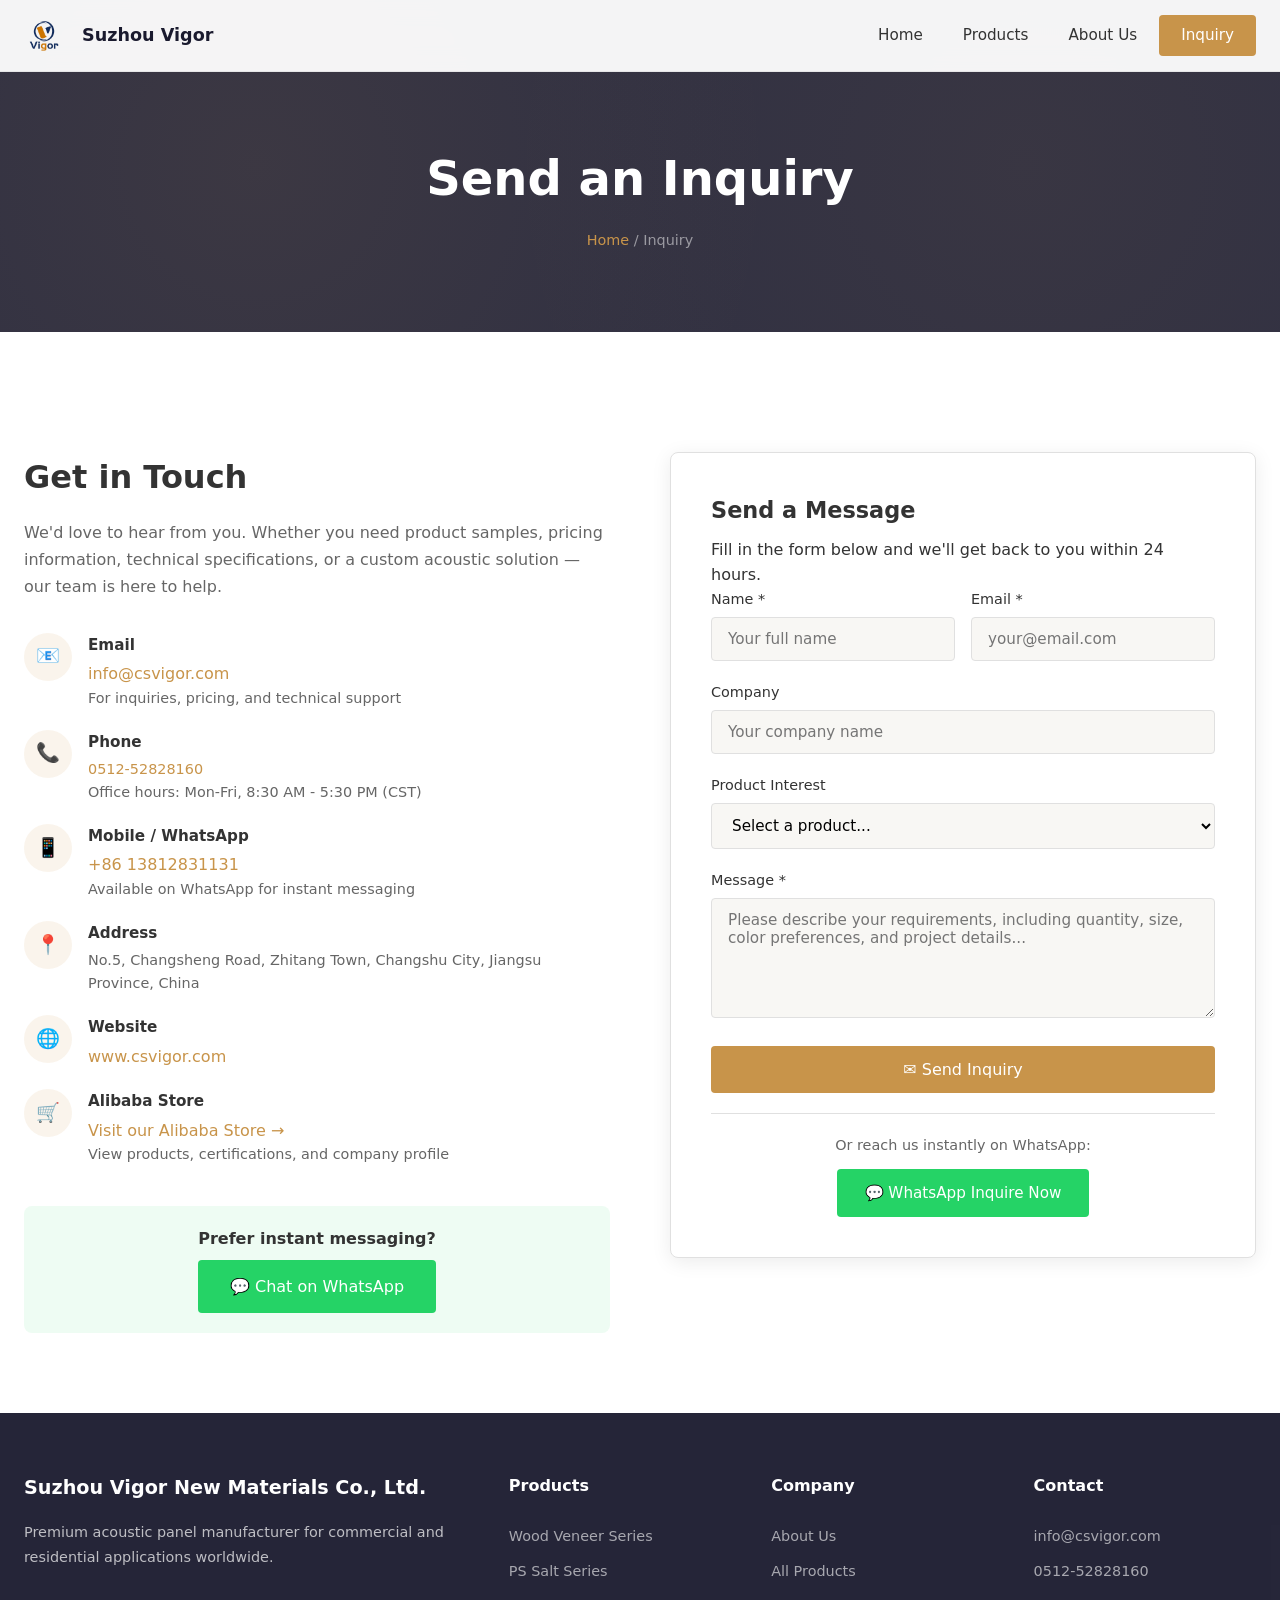
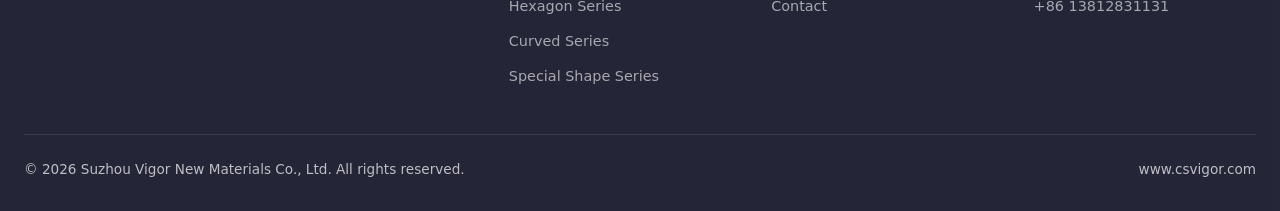
<file: contact.html>
<!DOCTYPE html>
<html lang="en">
<head>
  <meta charset="UTF-8">
  <meta name="viewport" content="width=device-width, initial-scale=1.0">
  <title>Inquiry — Suzhou Vigor New Materials Co., Ltd.</title>
  <meta name="description" content="Send an inquiry to Suzhou Vigor New Materials for acoustic panels. Contact us via email, WhatsApp, phone, or the inquiry form.">
  <link rel="stylesheet" href="css/style.css">
</head>
<body>

  <!-- Header -->
  <header class="header scrolled">
    <div class="container">
      <a href="index.html" class="logo">
        <img src="image/logo.png" alt="Suzhou Vigor Logo" style="height: 40px; width: auto; margin-right: 8px;">
        <span>Suzhou Vigor</span>
      </a>
      <nav class="nav">
        <a href="index.html">Home</a>
        <a href="products.html">Products</a>
        <a href="about.html">About Us</a>
        <a href="contact.html" class="nav-cta active">Inquiry</a>
      </nav>
      <button class="menu-toggle" aria-label="Menu">
        <span></span><span></span><span></span>
      </button>
    </div>
  </header>

  <!-- Page Hero -->
  <section class="page-hero">
    <div class="container">
      <h1>Send an Inquiry</h1>
      <p class="breadcrumb"><a href="index.html">Home</a> / Inquiry</p>
    </div>
  </section>

  <!-- Contact Section -->
  <section>
    <div class="container">
      <div class="contact-grid">
        <!-- Info Side -->
        <div class="contact-info animate-fade-in-up">
          <h2>Get in Touch</h2>
          <p>We'd love to hear from you. Whether you need product samples, pricing information, technical specifications, or a custom acoustic solution — our team is here to help.</p>

          <div class="contact-methods">
            <div class="contact-method">
              <div class="contact-method-icon">📧</div>
              <div>
                <h4>Email</h4>
                <a href="mailto:info@csvigor.com">info@csvigor.com</a>
                <p>For inquiries, pricing, and technical support</p>
              </div>
            </div>
            <div class="contact-method">
              <div class="contact-method-icon">📞</div>
              <div>
                <h4>Phone</h4>
                <p><a href="tel:+8651225282160">0512-52828160</a></p>
                <p>Office hours: Mon-Fri, 8:30 AM - 5:30 PM (CST)</p>
              </div>
            </div>
            <div class="contact-method">
              <div class="contact-method-icon">📱</div>
              <div>
                <h4>Mobile / WhatsApp</h4>
                <a href="https://wa.me/8613812831131" target="_blank">+86 13812831131</a>
                <p>Available on WhatsApp for instant messaging</p>
              </div>
            </div>
            <div class="contact-method">
              <div class="contact-method-icon">📍</div>
              <div>
                <h4>Address</h4>
                <p>No.5, Changsheng Road, Zhitang Town, Changshu City, Jiangsu Province, China</p>
              </div>
            </div>
            <div class="contact-method">
              <div class="contact-method-icon">🌐</div>
              <div>
                <h4>Website</h4>
                <a href="https://www.csvigor.com" target="_blank">www.csvigor.com</a>
              </div>
            </div>
            <div class="contact-method">
              <div class="contact-method-icon">🛒</div>
              <div>
                <h4>Alibaba Store</h4>
                <a href="https://szfet.m.en.alibaba.com/?spm=a2700.details.0.0.290514a9OiEON9&wx_navbar_transparent=true&wx_screen_direc=portrait&productId=1601873678937&from=detail_company_card" target="_blank">Visit our Alibaba Store →</a>
                <p>View products, certifications, and company profile</p>
              </div>
            </div>
          </div>

          <!-- WhatsApp Direct -->
          <div style="text-align:center;padding:20px;background:rgba(37,211,102,0.08);border-radius:8px;">
            <p style="font-weight:600;margin-bottom:8px;">Prefer instant messaging?</p>
            <a href="https://wa.me/8613812831131?text=Hello, I am interested in your acoustic panels. Please send me more information." target="_blank" class="whatsapp-btn" style="display:inline-flex;align-items:center;gap:8px;padding:14px 32px;background:#25D366;color:#fff;border-radius:4px;font-weight:500;font-size:1rem;">
              💬 Chat on WhatsApp
            </a>
          </div>
        </div>

        <!-- Form Side -->
        <div class="animate-fade-in-up delay-2">
          <div class="contact-form-card">
            <div id="form-fields">
              <h3>Send a Message</h3>
              <p>Fill in the form below and we'll get back to you within 24 hours.</p>

              <form id="inquiry-form">
                <div class="form-row">
                  <div class="form-group">
                    <label for="inq-name">Name *</label>
                    <input type="text" id="inq-name" placeholder="Your full name" required>
                  </div>
                  <div class="form-group">
                    <label for="inq-email">Email *</label>
                    <input type="email" id="inq-email" placeholder="your@email.com" required>
                  </div>
                </div>
                <div class="form-group">
                  <label for="inq-company">Company</label>
                  <input type="text" id="inq-company" placeholder="Your company name">
                </div>
                <div class="form-group">
                  <label for="inq-product">Product Interest</label>
                  <select id="inq-product">
                    <option value="">Select a product...</option>
                    <option value="Wood Veneer Acoustic Panel">Wood Veneer Acoustic Panel</option>
                    <option value="PS Salt Acoustic Panel">PS Salt Acoustic Panel</option>
                    <option value="Hexagon Wood Acoustic Panel">Hexagon Wood Acoustic Panel</option>
                    <option value="Curved Flexible Acoustic Panel">Curved Flexible Acoustic Panel</option>
                    <option value="Special Shape Wood Acoustic Panel">Special Shape Wood Acoustic Panel</option>
                    <option value="Multiple Products / General Inquiry">Multiple Products / General Inquiry</option>
                  </select>
                </div>
                <div class="form-group">
                  <label for="inq-message">Message *</label>
                  <textarea id="inq-message" placeholder="Please describe your requirements, including quantity, size, color preferences, and project details..." required></textarea>
                </div>
                <button type="submit" class="btn btn-primary" style="width:100%;justify-content:center;">
                  ✉️ Send Inquiry
                </button>
              </form>

              <div class="whatsapp-inquiry">
                <p>Or reach us instantly on WhatsApp:</p>
                <a href="https://wa.me/8613812831131?text=Hello, I would like to inquire about your acoustic panels." target="_blank" class="whatsapp-btn">💬 WhatsApp Inquire Now</a>
              </div>
            </div>

            <div class="form-success" id="form-success">
              <div class="success-icon">✅</div>
              <h3>Inquiry Sent!</h3>
              <p>Your email client should open shortly. If it doesn't, please email us directly at <strong>info@csvigor.com</strong>.</p>
              <p style="margin-top:12px;">We typically respond within 24 hours on business days.</p>
              <a href="products.html" class="btn btn-primary" style="margin-top:20px;">Continue Browsing Products</a>
            </div>
          </div>
        </div>
      </div>
    </div>
  </section>

  <!-- Footer -->
  <footer class="footer">
    <div class="container">
      <div class="footer-grid">
        <div class="footer-brand">
          <h3>Suzhou Vigor New Materials Co., Ltd.</h3>
          <p>Premium acoustic panel manufacturer for commercial and residential applications worldwide.</p>
        </div>
        <div class="footer-col">
          <h4>Products</h4>
          <a href="products.html?category=wood-veneer">Wood Veneer Series</a>
          <a href="products.html?category=ps-salt">PS Salt Series</a>
          <a href="products.html?category=hexagon-wood">Hexagon Series</a>
          <a href="products.html?category=curved-flexible">Curved Series</a>
          <a href="products.html?category=special-shape">Special Shape Series</a>
        </div>
        <div class="footer-col">
          <h4>Company</h4>
          <a href="about.html">About Us</a>
          <a href="products.html">All Products</a>
          <a href="contact.html">Contact</a>
        </div>
        <div class="footer-col">
          <h4>Contact</h4>
          <a href="mailto:info@csvigor.com">info@csvigor.com</a>
          <a href="tel:+8651225282160">0512-52828160</a>
          <a href="tel:+8613812831131">+86 13812831131</a>
        </div>
      </div>
      <div class="footer-bottom">
        <p>&copy; 2026 Suzhou Vigor New Materials Co., Ltd. All rights reserved.</p>
        <p><a href="https://www.csvigor.com" target="_blank">www.csvigor.com</a></p>
      </div>
    </div>
  </footer>

  <script src="js/main.js"></script>
</body>
</html>
</file>
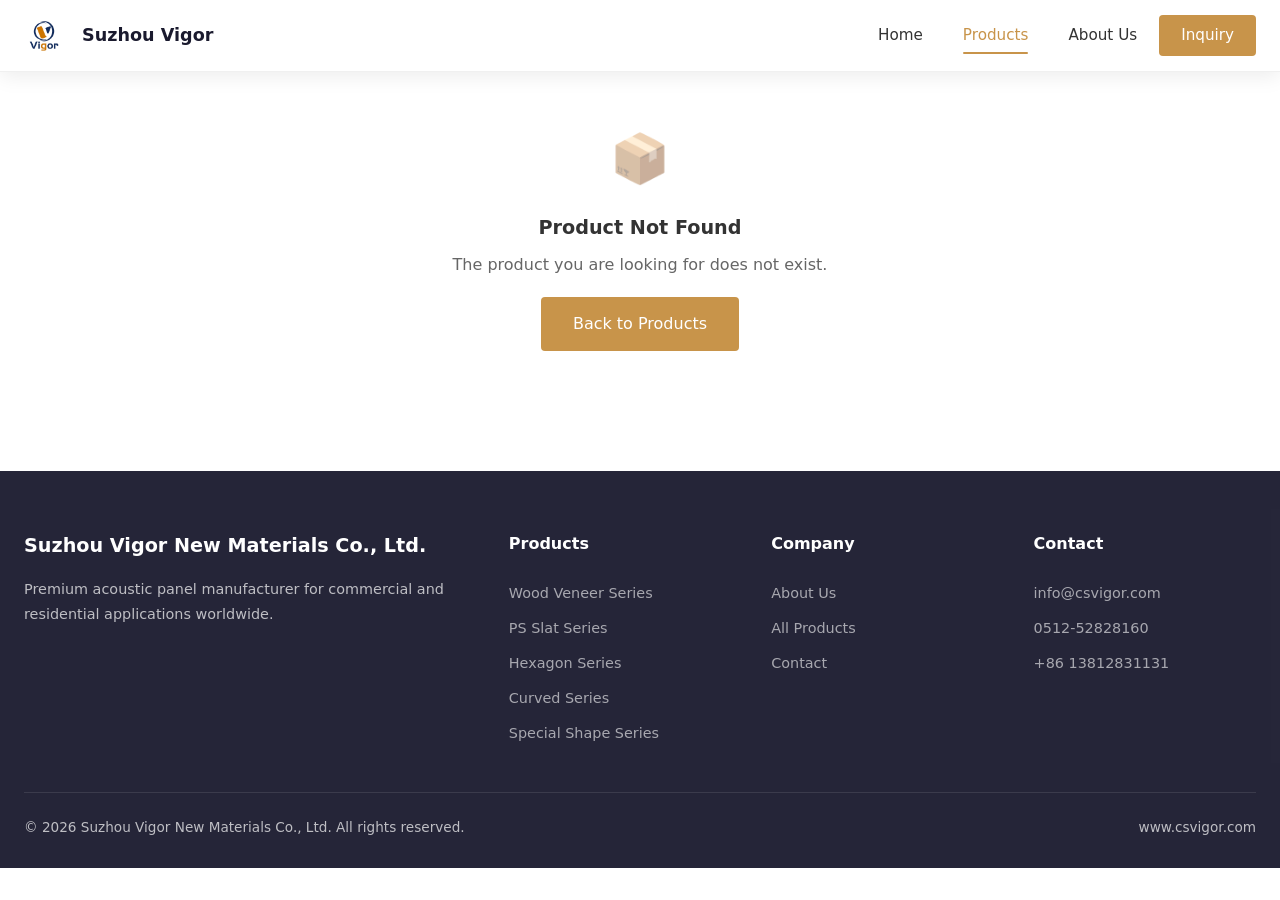
<file: product-detail.html>
<!DOCTYPE html>
<html lang="en">
<head>
  <meta charset="UTF-8">
  <meta name="viewport" content="width=device-width, initial-scale=1.0">
  <title>Product Detail — Suzhou Vigor New Materials Co., Ltd.</title>
  <meta name="description" content="Detailed product information, specifications, and inquiry options for Suzhou Vigor acoustic panels.">
  <link rel="stylesheet" href="css/style.css">
</head>
<body>

  <!-- Header -->
  <header class="header scrolled">
    <div class="container">
      <a href="index.html" class="logo">
        <img src="image/logo.png" alt="Suzhou Vigor Logo" style="height: 40px; width: auto; margin-right: 8px;">
        <span>Suzhou Vigor</span>
      </a>
      <nav class="nav">
        <a href="index.html">Home</a>
        <a href="products.html" class="active">Products</a>
        <a href="about.html">About Us</a>
        <a href="contact.html" class="nav-cta">Inquiry</a>
      </nav>
      <button class="menu-toggle" aria-label="Menu">
        <span></span><span></span><span></span>
      </button>
    </div>
  </header>

  <!-- Product Detail -->
  <div id="product-detail-container">
    <div class="product-detail">
      <div class="container">
        <a href="products.html" class="back-link" style="display: block; margin-bottom: 20px;">← Back to Products</a>

        <!-- ✅ 核心修改区：强制使用 Flex 布局实现完美的左右分栏 -->
        <div class="product-detail-grid" style="display: flex; flex-wrap: wrap; gap: 40px; align-items: flex-start; justify-content: space-between;">
          
          <!-- 左侧部分：产品画廊（大图在上，缩略图在下） -->
          <div class="product-gallery" style="flex: 1 1 45%; min-width: 320px; display: flex; flex-direction: column; gap: 15px;">
            <!-- 产品主图 (大图) -->
            <div class="product-main-img" id="product-main-img" style="width: 100%;">
               <img id="main-product-image" src="" alt="Product Image" style="width: 100%; height: auto; aspect-ratio: 1/1; object-fit: cover; border-radius: 8px; display: block;">
            </div>
            <!-- 缩略图 (排列在大图正下方) -->
            <div class="product-thumbnails" id="product-thumbnails" style="display: flex; flex-direction: row; flex-wrap: wrap; gap: 10px;">
              <!-- Rendered by JS -->
            </div>
          </div>

          <!-- 右侧部分：产品文字与表格信息 -->
          <div class="product-info" style="flex: 1 1 45%; min-width: 320px;">
            <span class="category-tag" id="product-category" style="display: inline-block; margin-bottom: 10px;">Wood Veneer Series</span>
            <h1 id="product-name" style="margin-top: 0;">Wood Veneer Acoustic Panel</h1>
            <p class="product-description" id="product-description"></p>

            <table class="specs-table" id="specs-table" style="width: 100%; margin-top: 20px;">
              <!-- Rendered by JS -->
            </table>

            <div class="product-actions" style="margin-top: 30px; display: flex; gap: 15px;">
              <a href="contact.html" class="btn btn-primary">Send Inquiry</a>
              <a href="#" id="whatsapp-product-link" class="btn btn-outline" style="color:var(--color-primary);border-color:var(--color-primary);">WhatsApp Inquiry</a>
            </div>
          </div>

        </div>
        <!-- ✅ 左右分栏结束 -->

        <!-- 底部区域：产品详情长图 (居中铺满) -->
        <div class="detail-image" style="margin-top: 60px; width: 100%;">
          <img id="detail-image" src="" alt="Product Detail Information" style="width: 100%; height: auto; border-radius: 8px; display: block;">
        </div>

      </div>
    </div>
  </div>

  <!-- Footer -->
  <footer class="footer">
    <div class="container">
      <div class="footer-grid">
        <div class="footer-brand">
          <h3>Suzhou Vigor New Materials Co., Ltd.</h3>
          <p>Premium acoustic panel manufacturer for commercial and residential applications worldwide.</p>
        </div>
        <div class="footer-col">
          <h4>Products</h4>
          <a href="products.html?category=wood-veneer">Wood Veneer Series</a>
          <a href="products.html?category=ps-slat">PS Slat Series</a>
          <a href="products.html?category=hexagon-wood">Hexagon Series</a>
          <a href="products.html?category=curved-flexible">Curved Series</a>
          <a href="products.html?category=special-shape">Special Shape Series</a>
        </div>
        <div class="footer-col">
          <h4>Company</h4>
          <a href="about.html">About Us</a>
          <a href="products.html">All Products</a>
          <a href="contact.html">Contact</a>
        </div>
        <div class="footer-col">
          <h4>Contact</h4>
          <a href="mailto:info@csvigor.com">info@csvigor.com</a>
          <a href="tel:+8651225282160">0512-52828160</a>
          <a href="tel:+8613812831131">+86 13812831131</a>
        </div>
      </div>
      <div class="footer-bottom">
        <p>&copy; 2026 Suzhou Vigor New Materials Co., Ltd. All rights reserved.</p>
        <p><a href="https://www.csvigor.com" target="_blank">www.csvigor.com</a></p>
      </div>
    </div>
  </footer>

  <script src="js/products.js"></script>
  <script src="js/main.js"></script>
</body>
</html>
</file>
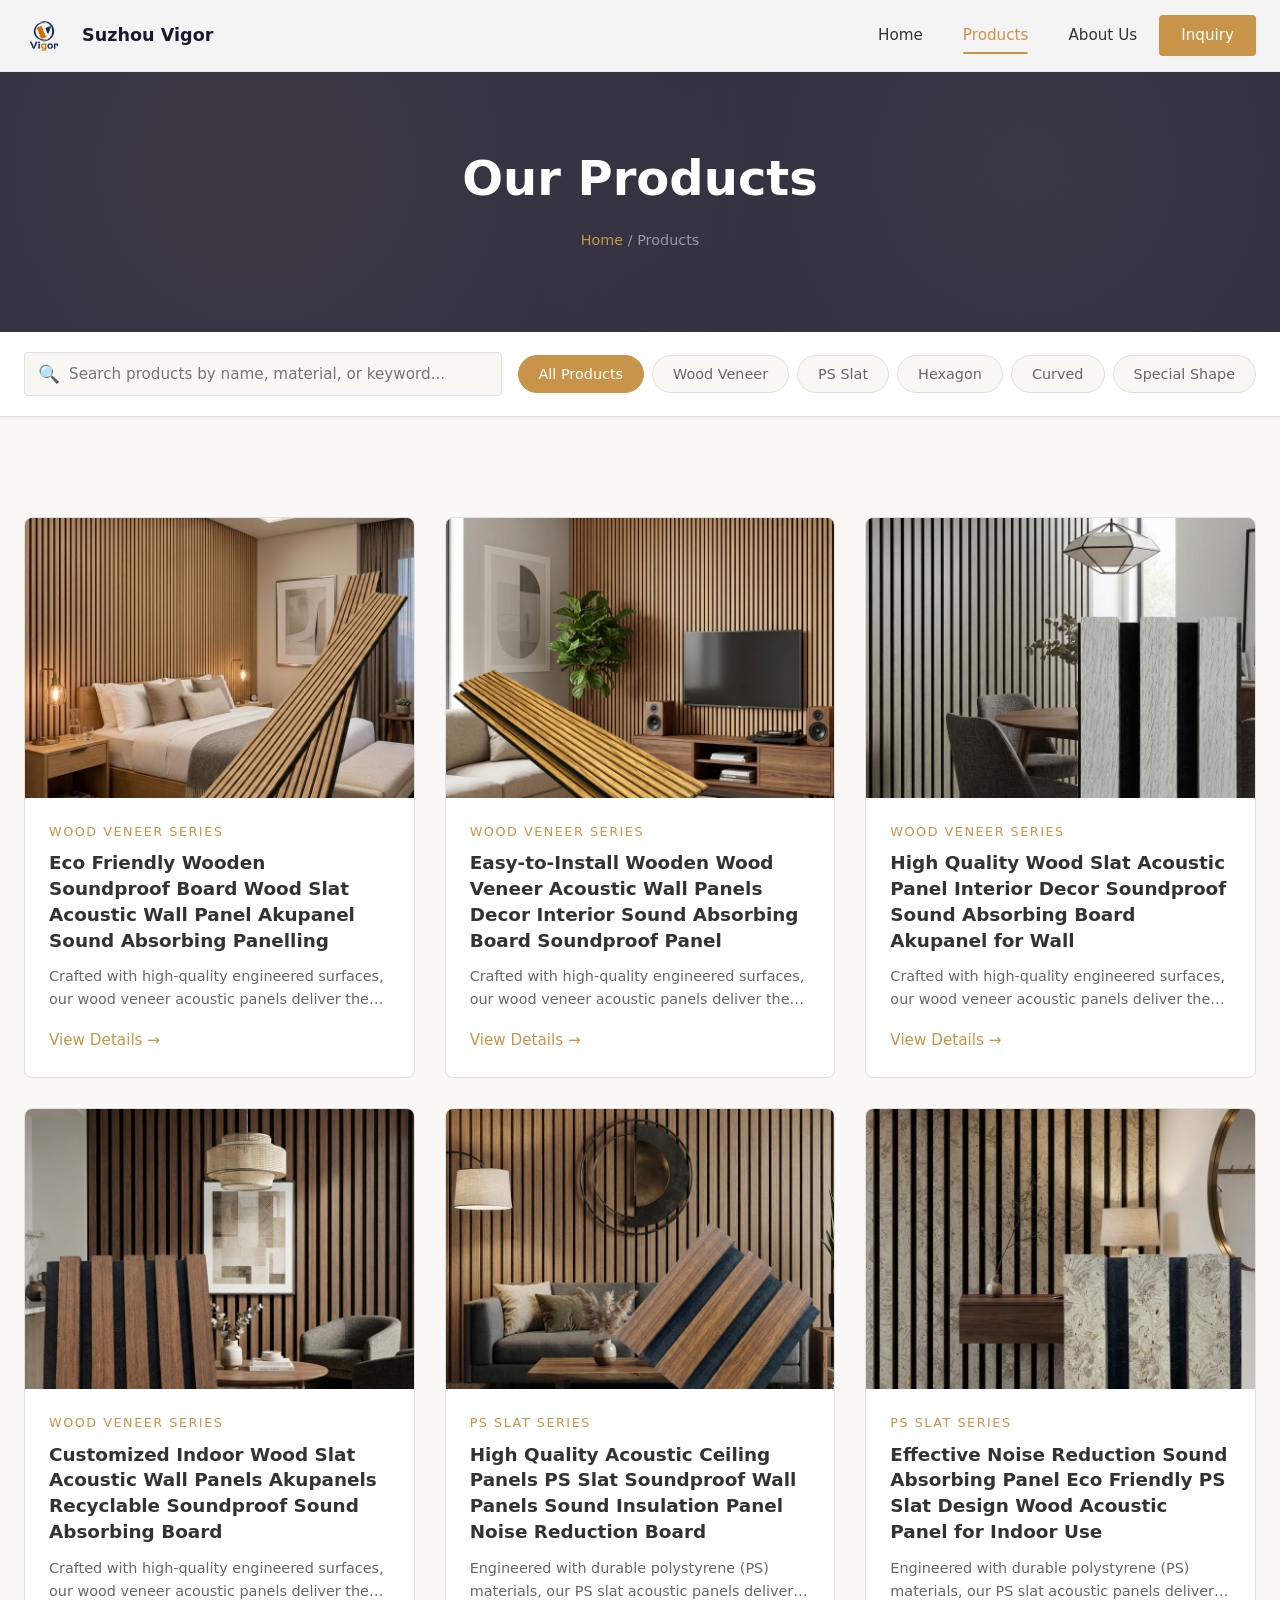
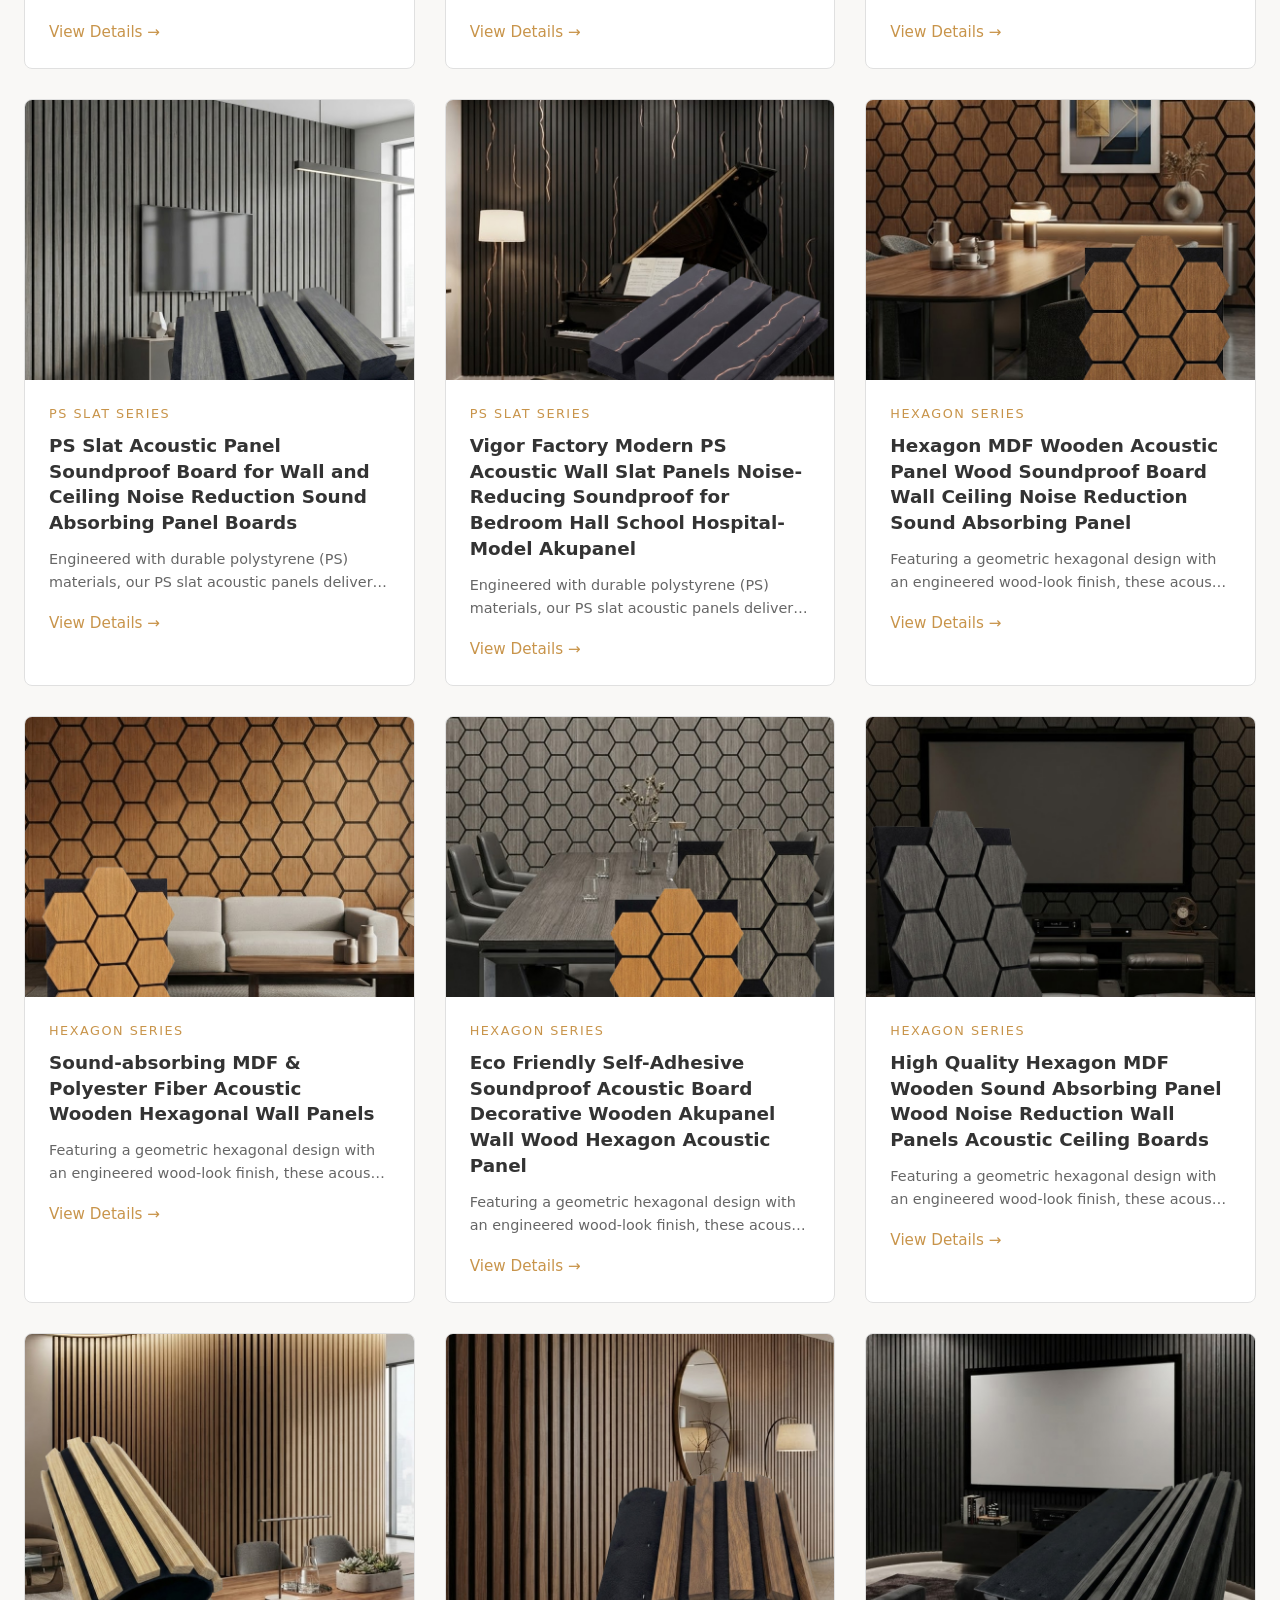
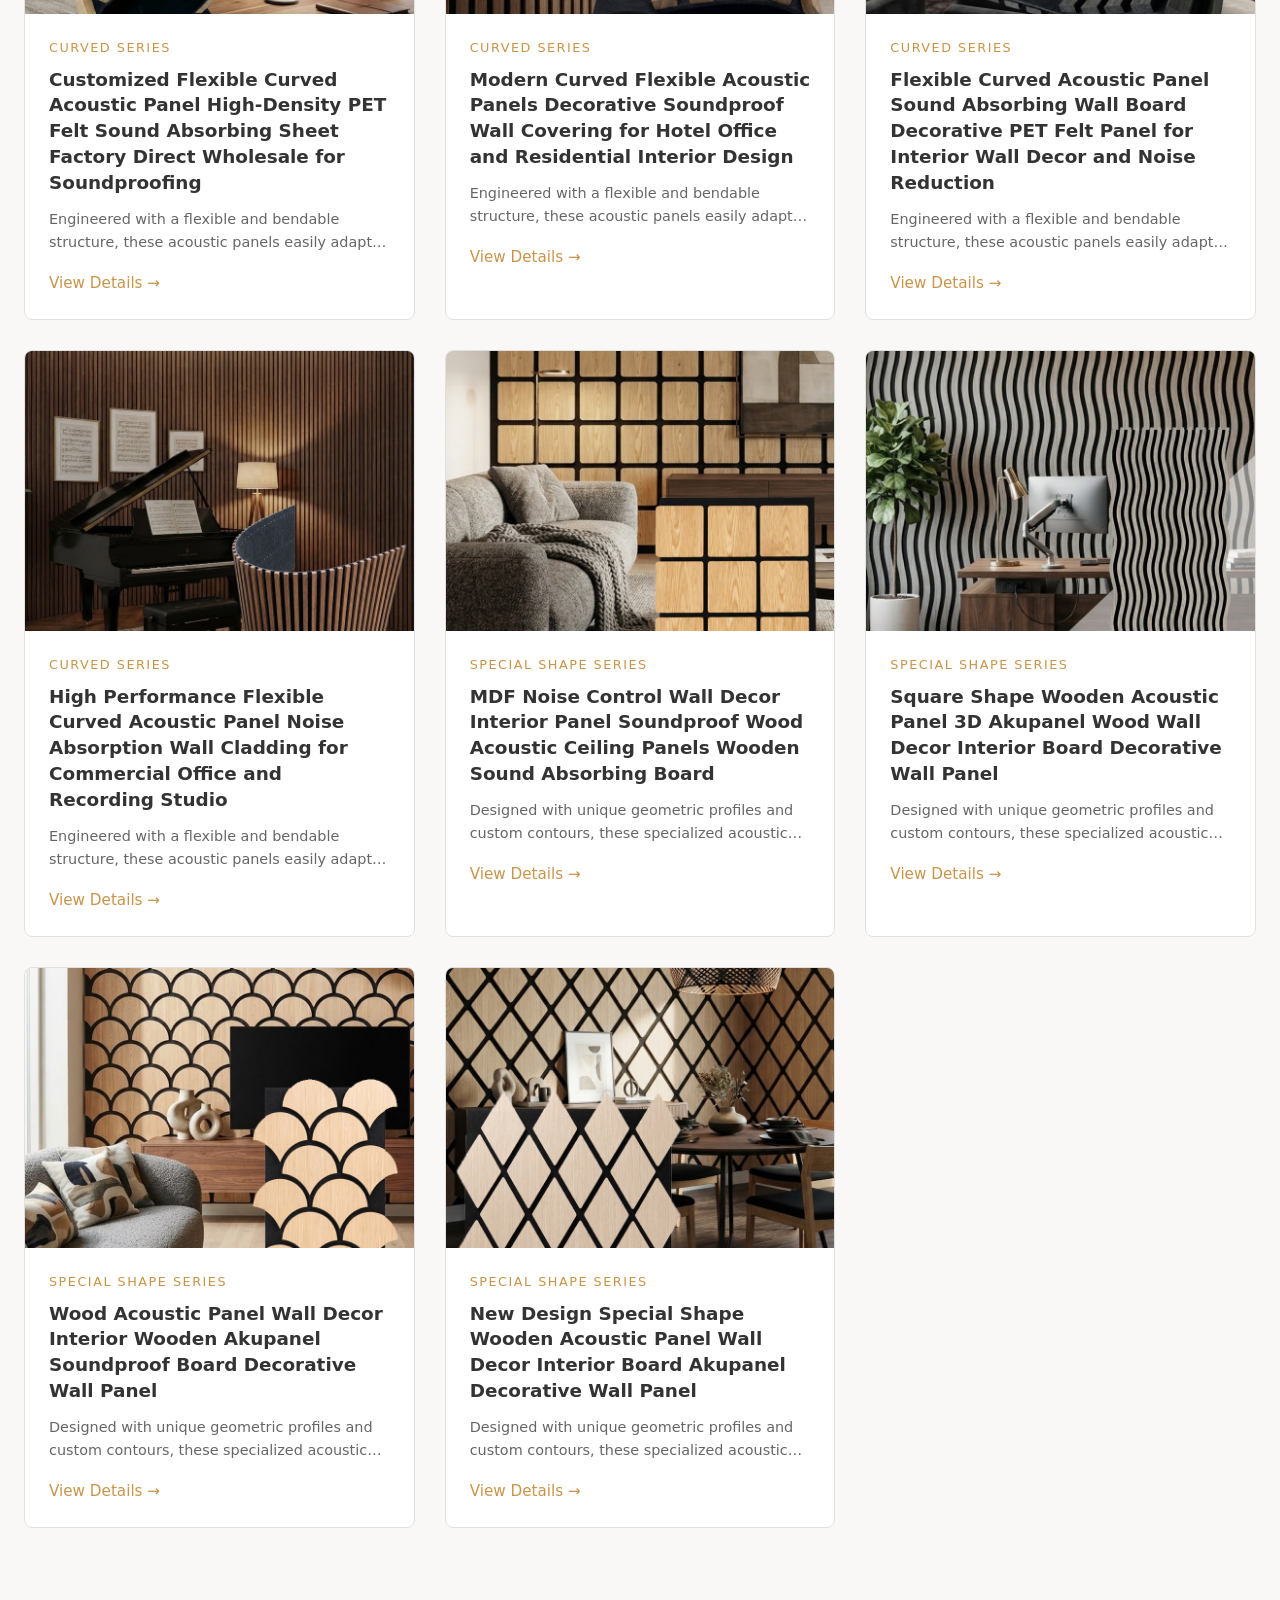
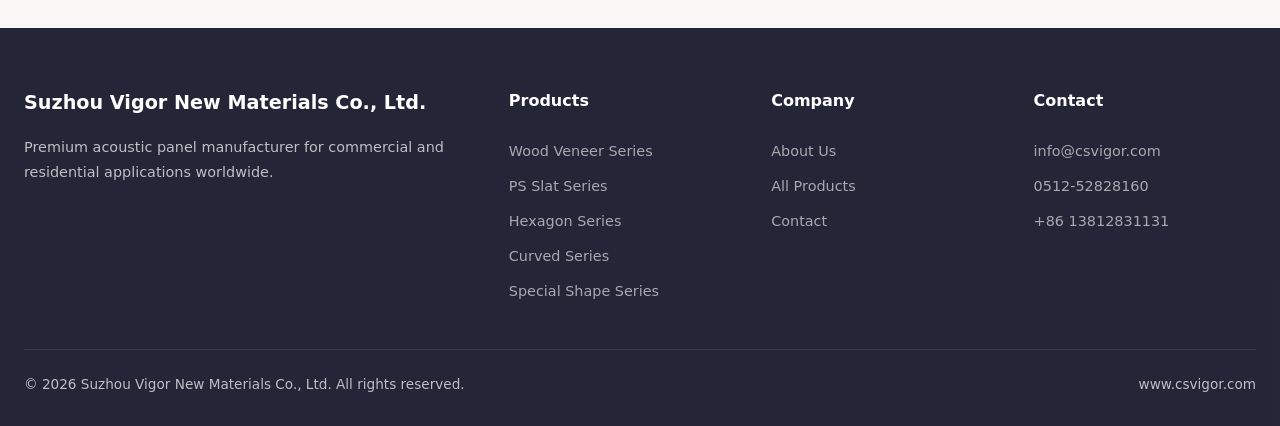
<file: products.html>
<!DOCTYPE html>
<html lang="en">
<head>
  <meta charset="UTF-8">
  <meta name="viewport" content="width=device-width, initial-scale=1.0">
  <title>Products — Suzhou Vigor New Materials Co., Ltd.</title>
  <meta name="description" content="Browse our complete range of acoustic panels: Wood Veneer, PS Slat Crystal, Hexagon Wood, Curved Flexible, and Special Shape acoustic panels.">
  <link rel="stylesheet" href="css/style.css">
</head>
<body>

  <!-- Header -->
  <header class="header scrolled">
    <div class="container">
      <a href="index.html" class="logo">
        <img src="image/logo.png" alt="Suzhou Vigor Logo" style="height: 40px; width: auto; margin-right: 8px;">
        <span>Suzhou Vigor</span>
      </a>
      <nav class="nav">
        <a href="index.html">Home</a>
        <a href="products.html" class="active">Products</a>
        <a href="about.html">About Us</a>
        <a href="contact.html" class="nav-cta">Inquiry</a>
      </nav>
      <button class="menu-toggle" aria-label="Menu">
        <span></span><span></span><span></span>
      </button>
    </div>
  </header>

  <!-- Page Hero -->
  <section class="page-hero">
    <div class="container">
      <h1>Our Products</h1>
      <p class="breadcrumb"><a href="index.html">Home</a> / Products</p>
    </div>
  </section>

  <!-- Search & Filter Bar -->
  <div class="search-filter-bar">
    <div class="container">
      <div class="search-box">
        <span class="search-icon">🔍</span>
        <input type="text" id="product-search" placeholder="Search products by name, material, or keyword...">
      </div>
      <div class="filter-tabs">
        <button class="filter-tab active" data-category="all">All Products</button>
        <button class="filter-tab" data-category="wood-veneer">Wood Veneer</button>
        <button class="filter-tab" data-category="ps-slat">PS Slat</button>
        <button class="filter-tab" data-category="hexagon-wood">Hexagon</button>
        <button class="filter-tab" data-category="curved-flexible">Curved</button>
        <button class="filter-tab" data-category="special-shape">Special Shape</button>
      </div>
    </div>
  </div>

  <!-- Products Grid -->
  <section class="section">
    <div class="container">
      <div class="products-grid" id="products-grid">
        <!-- Rendered by JS -->
      </div>
    </div>
  </section>

  <!-- Footer -->
  <footer class="footer">
    <div class="container">
      <div class="footer-grid">
        <div class="footer-brand">
          <h3>Suzhou Vigor New Materials Co., Ltd.</h3>
          <p>Premium acoustic panel manufacturer for commercial and residential applications worldwide.</p>
        </div>
        <div class="footer-col">
          <h4>Products</h4>
          <a href="products.html?category=wood-veneer">Wood Veneer Series</a>
          <a href="products.html?category=ps-slat">PS Slat Series</a>
          <a href="products.html?category=hexagon-wood">Hexagon Series</a>
          <a href="products.html?category=curved-flexible">Curved Series</a>
          <a href="products.html?category=special-shape">Special Shape Series</a>
        </div>
        <div class="footer-col">
          <h4>Company</h4>
          <a href="about.html">About Us</a>
          <a href="products.html">All Products</a>
          <a href="contact.html">Contact</a>
        </div>
        <div class="footer-col">
          <h4>Contact</h4>
          <a href="mailto:info@csvigor.com">info@csvigor.com</a>
          <a href="tel:+8651225282160">0512-52828160</a>
          <a href="tel:+8613812831131">+86 13812831131</a>
        </div>
      </div>
      <div class="footer-bottom">
        <p>&copy; 2026 Suzhou Vigor New Materials Co., Ltd. All rights reserved.</p>
        <p><a href="https://www.csvigor.com" target="_blank">www.csvigor.com</a></p>
      </div>
    </div>
  </footer>

  <script src="js/products.js"></script>
  <script src="js/main.js"></script>
</body>
</html>
</file>
<file: css/style.css>
/* ============================================
   Suzhou Vigor New Materials Co., Ltd.
   Acoustic Panel Website
   ============================================ */

/* --- CSS Variables --- */
:root {
  --color-primary: #1a1a2e;
  --color-primary-light: #2d2d4a;
  --color-accent: #c8944a;
  --color-accent-light: #d4a85c;
  --color-accent-dark: #a67c38;
  --color-bg: #f8f7f4;
  --color-bg-dark: #1a1a2e;
  --color-bg-card: #ffffff;
  --color-text: #333333;
  --color-text-light: #666666;
  --color-text-white: #ffffff;
  --color-border: #e0e0e0;
  --color-success: #4caf50;
  --color-error: #e74c3c;
  --shadow-sm: 0 1px 3px rgba(0,0,0,0.08);
  --shadow-md: 0 4px 20px rgba(0,0,0,0.08);
  --shadow-lg: 0 10px 40px rgba(0,0,0,0.12);
  --radius-sm: 4px;
  --radius-md: 8px;
  --radius-lg: 16px;
  --max-width: 1280px;
  --header-height: 72px;
  --transition: 0.3s cubic-bezier(0.25, 0.8, 0.25, 1.2);
}

/* --- Reset & Base --- */
*, *::before, *::after { box-sizing: border-box; margin: 0; padding: 0; }

html {
  scroll-behavior: smooth;
  font-size: 16px;
}

body {
  font-family: 'PingFang SC', 'Hiragino Sans GB', 'Microsoft YaHei', 'Noto Sans SC', system-ui, -apple-system, sans-serif;
  color: var(--color-text);
  /* [修改] 原为 background: var(--color-bg); 改为透明，使底层360全景图能够透出全屏显示 */
  background: transparent; 
  line-height: 1.6;
  -webkit-font-smoothing: antialiased;
}

a { text-decoration: none; color: inherit; }
ul, ol { list-style: none; }
img { max-width: 100%; display: block; }
button { cursor: pointer; font-family: inherit; border: none; outline: none; }
input, textarea, select { font-family: inherit; outline: none; }

.container { max-width: var(--max-width); margin: 0 auto; padding: 0 24px; }

/* --- Header / Navigation --- */
.header {
  position: fixed;
  top: 0;
  left: 0;
  right: 0;
  z-index: 1000;
  height: var(--header-height);
  background: rgba(255,255,255,0.95);
  backdrop-filter: blur(12px);
  -webkit-backdrop-filter: blur(12px);
  border-bottom: 1px solid rgba(0,0,0,0.06);
  transition: all var(--transition);
}

.header.scrolled { box-shadow: var(--shadow-md); }

.header .container {
  display: flex;
  align-items: center;
  justify-content: space-between;
  height: 100%;
}

.logo {
  display: flex;
  align-items: center;
  gap: 10px;
  font-weight: 600;
  font-size: 1.1rem;
  color: var(--color-primary);
}

.logo-icon {
  width: 40px;
  height: 40px;
  background: linear-gradient(135deg, var(--color-accent), var(--color-accent-dark));
  border-radius: var(--radius-sm);
  display: flex;
  align-items: center;
  justify-content: center;
  color: #fff;
  font-weight: 700;
  font-size: 0.8rem;
}

.nav { display: flex; align-items: center; gap: 4px; }

.nav a {
  padding: 8px 18px;
  border-radius: var(--radius-sm);
  font-size: 0.95rem;
  color: var(--color-text);
  transition: all var(--transition);
  position: relative;
}

.nav a:hover,
.nav a.active { color: var(--color-accent); }

.nav a.active::after {
  content: '';
  position: absolute;
  bottom: 2px;
  left: 18px;
  right: 18px;
  height: 2px;
  background: var(--color-accent);
  border-radius: 1px;
}

.nav-cta {
  background: var(--color-accent) !important;
  color: #fff !important;
  padding: 8px 22px !important;
  border-radius: var(--radius-sm) !important;
  font-weight: 500 !important;
  transition: all var(--transition) !important;
}

.nav-cta:hover {
  background: var(--color-accent-dark) !important;
  color: #fff !important;
}

.nav-cta::after { display: none !important; }

.menu-toggle {
  display: none;
  flex-direction: column;
  gap: 5px;
  background: none;
  padding: 4px;
}

.menu-toggle span {
  width: 24px;
  height: 2px;
  background: var(--color-text);
  border-radius: 1px;
  transition: all var(--transition);
}

/* --- Hero Section --- */
.hero {
  position: relative;
  min-height: 100vh;
  display: flex;
  align-items: center;
  overflow: hidden;
  /* [修改] 移除原有的 var(--color-primary) 纯色背景，使底下的画布内容无遮挡 */
  background: transparent; 
}

#three-canvas {
  /* [修改] 绝对定位改为固定定位(fixed)，使其不论怎么滚动都固定在屏幕上铺满 */
  position: fixed;
  top: 0;
  left: 0;
  width: 100vw;
  height: 100vh;
  z-index: -1; /* [修改] 将层级降到最低，充当网页全局背景 */
  pointer-events: none; /* [修改] 重点：允许鼠标点击穿透画布，这样就不会导致网页按钮无法点击 */
}

.hero-overlay {
  position: absolute;
  top: 0;
  left: 0;
  width: 100%;
  height: 100%;
  background: linear-gradient(
    180deg,
    rgba(26,26,46,0.55) 0%,
    rgba(26,26,46,0.75) 40%,
    rgba(26,26,46,0.92) 100%
  );
  z-index: 2;
}

.hero-content {
  position: relative;
  z-index: 3;
  max-width: 720px;
  padding: 120px 0 80px;
}

.hero-subtitle {
  font-size: 0.95rem;
  letter-spacing: 4px;
  text-transform: uppercase;
  color: var(--color-accent);
  margin-bottom: 20px;
  font-weight: 500;
}

.hero-title {
  font-size: clamp(2.5rem, 5vw, 4rem);
  font-weight: 700;
  color: #fff;
  line-height: 1.15;
  margin-bottom: 24px;
  letter-spacing: -0.02em;
}

.hero-title span { color: var(--color-accent); }

.hero-desc {
  font-size: 1.15rem;
  color: rgba(255,255,255,0.8);
  line-height: 1.75;
  margin-bottom: 40px;
  max-width: 560px;
}

.hero-buttons { display: flex; gap: 16px; flex-wrap: wrap; }

.btn {
  display: inline-flex;
  align-items: center;
  gap: 8px;
  padding: 14px 32px;
  border-radius: var(--radius-sm);
  font-size: 1rem;
  font-weight: 500;
  transition: all var(--transition);
  white-space: nowrap;
}

.btn-primary {
  background: var(--color-accent);
  color: #fff;
}

.btn-primary:hover {
  background: var(--color-accent-dark);
  transform: translateY(-2px);
  box-shadow: 0 8px 25px rgba(200,148,74,0.35);
}

.btn-outline {
  background: transparent;
  color: #fff;
  border: 1.5px solid rgba(255,255,255,0.35);
}

.btn-outline:hover {
  border-color: #fff;
  background: rgba(255,255,255,0.08);
}

.btn-white {
  background: #fff;
  color: var(--color-primary);
}

.btn-white:hover {
  background: #f0f0f0;
  transform: translateY(-2px);
  box-shadow: var(--shadow-md);
}

/* --- Section Common --- */
.section {
  padding: 100px 0;
  /* [修改] 为常规区块添加半透明白色背景，以便文字清晰可读，同时隐约透出下方的3D房间 */
  background: rgba(248, 247, 244, 0.85); 
}

.section-dark {
  /* [修改] 将原来的 var(--color-primary) 深色改为半透明深色，维持网站氛围并透出背景 */
  background: rgba(26, 26, 46, 0.9);
  color: #fff;
}

.section-header {
  text-align: center;
  margin-bottom: 60px;
}

.section-label {
  font-size: 0.9rem;
  letter-spacing: 3px;
  text-transform: uppercase;
  color: var(--color-accent);
  margin-bottom: 12px;
  font-weight: 500;
}

.section-title {
  font-size: clamp(1.8rem, 3vw, 2.6rem);
  font-weight: 700;
  line-height: 1.25;
  margin-bottom: 16px;
}

.section-desc {
  font-size: 1.05rem;
  color: var(--color-text-light);
  max-width: 600px;
  margin: 0 auto;
  line-height: 1.7;
}

.section-dark .section-title { color: #fff; }
.section-dark .section-desc { color: rgba(255,255,255,0.65); }

/* --- Feature Cards --- */
.features-grid {
  display: grid;
  grid-template-columns: repeat(3, 1fr);
  gap: 30px;
}

.feature-card {
  background: var(--color-bg-card);
  border-radius: var(--radius-md);
  padding: 40px 32px;
  border: 1px solid var(--color-border);
  transition: all var(--transition);
  text-align: center;
}

.feature-card:hover {
  transform: translateY(-6px);
  box-shadow: var(--shadow-lg);
  border-color: transparent;
}

.feature-icon {
  width: 64px;
  height: 64px;
  margin: 0 auto 24px;
  background: rgba(200,148,74,0.1);
  border-radius: 50%;
  display: flex;
  align-items: center;
  justify-content: center;
  font-size: 1.6rem;
  overflow: hidden;
}

.feature-icon img {
  width: 100%;
  height: 100%;
  object-fit: cover;
}

.feature-card h3 {
  font-size: 1.2rem;
  font-weight: 600;
  margin-bottom: 12px;
}

.feature-card p {
  color: var(--color-text-light);
  font-size: 0.95rem;
  line-height: 1.65;
}

/* --- Product Cards --- */
.products-grid {
  display: grid;
  grid-template-columns: repeat(3, 1fr);
  gap: 30px;
}

.product-card {
  background: var(--color-bg-card);
  border-radius: var(--radius-md);
  overflow: hidden;
  border: 1px solid var(--color-border);
  transition: all var(--transition);
  cursor: pointer;
}

.product-card:hover {
  transform: translateY(-6px);
  box-shadow: var(--shadow-lg);
  border-color: transparent;
}

.product-card-img {
  height: 280px;
  background: linear-gradient(135deg, #1a1a2e 0%, #2d2d4a 50%, #1a1a2e 100%);
  display: flex;
  align-items: center;
  justify-content: center;
  position: relative;
  overflow: hidden;
}

.product-card-img .pattern {
  position: absolute;
  inset: 0;
  opacity: 0.3;
}

.hex-pattern {
  background-image:
    radial-gradient(circle at 25% 25%, rgba(200,148,74,0.4) 1px, transparent 1px),
    radial-gradient(circle at 75% 75%, rgba(200,148,74,0.3) 1px, transparent 1px);
  background-size: 30px 30px, 30px 30px;
  background-position: 0 0, 15px 15px;
}

.dot-pattern {
  background-image: radial-gradient(circle, rgba(200,148,74,0.3) 1px, transparent 1px);
  background-size: 20px 20px;
}

.diagonal-pattern {
  background: repeating-linear-gradient(
    45deg,
    transparent,
    transparent 10px,
    rgba(200,148,74,0.15) 10px,
    rgba(200,148,74,0.15) 12px
  );
}

.wave-pattern {
  background: repeating-linear-gradient(
    0deg,
    transparent,
    transparent 8px,
    rgba(200,148,74,0.2) 8px,
    rgba(200,148,74,0.2) 12px,
    transparent 12px,
    transparent 20px
  );
}

.organic-pattern {
  background-image:
    radial-gradient(ellipse at 30% 40%, rgba(200,148,74,0.35) 0%, transparent 50%),
    radial-gradient(ellipse at 70% 60%, rgba(200,148,74,0.25) 0%, transparent 50%);
}

.product-card-img .icon-placeholder {
  font-size: 4rem;
  z-index: 1;
  opacity: 0.9;
  filter: drop-shadow(0 4px 12px rgba(0,0,0,0.3));
}

.product-card-body { padding: 24px; }

.product-card-category {
  font-size: 0.8rem;
  color: var(--color-accent);
  text-transform: uppercase;
  letter-spacing: 1.5px;
  font-weight: 500;
  margin-bottom: 8px;
}

.product-card-body h3 {
  font-size: 1.15rem;
  font-weight: 600;
  margin-bottom: 12px;
  line-height: 1.4;
}

.product-card-body p {
  font-size: 0.9rem;
  color: var(--color-text-light);
  line-height: 1.6;
  margin-bottom: 16px;
  display: -webkit-box;
  -webkit-line-clamp: 2;
  -webkit-box-orient: vertical;
  overflow: hidden;
}

.product-card-link {
  color: var(--color-accent);
  font-weight: 500;
  font-size: 0.95rem;
  display: inline-flex;
  align-items: center;
  gap: 4px;
  transition: gap var(--transition);
}

.product-card:hover .product-card-link { gap: 8px; }

/* --- Categories Section --- */
.categories-grid {
  display: grid;
  grid-template-columns: repeat(5, 1fr);
  gap: 20px;
}

.category-card {
  background: rgba(255,255,255,0.06);
  border: 1px solid rgba(255,255,255,0.1);
  border-radius: var(--radius-md);
  padding: 30px 20px;
  text-align: center;
  transition: all var(--transition);
  cursor: pointer;
}

.category-card:hover {
  background: rgba(255,255,255,0.12);
  border-color: var(--color-accent);
  transform: translateY(-4px);
}

.category-card-icon {
  width: 56px;
  height: 56px;
  margin: 0 auto 16px;
  background: rgba(200,148,74,0.15);
  border-radius: 50%;
  display: flex;
  align-items: center;
  justify-content: center;
  font-size: 1.4rem;
}

.category-card h4 {
  font-size: 0.95rem;
  color: #fff;
  font-weight: 500;
}

/* --- Stats --- */
.stats-grid {
  display: grid;
  grid-template-columns: repeat(4, 1fr);
  gap: 30px;
}

.stat-item { text-align: center; }

.stat-number {
  font-size: 2.8rem;
  font-weight: 700;
  color: var(--color-accent);
  line-height: 1;
  margin-bottom: 8px;
}

.stat-label {
  color: rgba(255,255,255,0.7);
  font-size: 0.95rem;
}

/* --- CTA Banner --- */
.cta-banner {
  background: linear-gradient(135deg, var(--color-accent), var(--color-accent-dark));
  border-radius: var(--radius-lg);
  padding: 60px;
  text-align: center;
  color: #fff;
}

.cta-banner h2 {
  font-size: 2rem;
  font-weight: 700;
  margin-bottom: 16px;
}

.cta-banner p {
  font-size: 1.1rem;
  opacity: 0.9;
  margin-bottom: 32px;
  max-width: 500px;
  margin-inline: auto;
}

/* --- Products Page --- */
.page-hero {
  /* [修改] 将原来的 var(--color-primary) 改为半透明，透出全屏背景 */
  background: rgba(26, 26, 46, 0.9);
  padding: 140px 0 80px;
  text-align: center;
  position: relative;
  overflow: hidden;
}

.page-hero::before {
  content: '';
  position: absolute;
  inset: 0;
  background:
    radial-gradient(circle at 20% 50%, rgba(200,148,74,0.08) 0%, transparent 50%),
    radial-gradient(circle at 80% 50%, rgba(200,148,74,0.06) 0%, transparent 50%);
}

.page-hero h1 {
  font-size: clamp(2rem, 4vw, 3rem);
  font-weight: 700;
  color: #fff;
  margin-bottom: 12px;
  position: relative;
}

.page-hero .breadcrumb {
  color: rgba(255,255,255,0.5);
  font-size: 0.9rem;
  position: relative;
}

.page-hero .breadcrumb a { color: var(--color-accent); }

/* --- Search & Filter Bar --- */
.search-filter-bar {
  background: var(--color-bg-card);
  border-bottom: 1px solid var(--color-border);
  padding: 20px 0;
  position: sticky;
  top: var(--header-height);
  z-index: 100;
  box-shadow: var(--shadow-sm);
}

.search-filter-bar .container {
  display: flex;
  align-items: center;
  gap: 16px;
  flex-wrap: wrap;
}

.search-box {
  flex: 1;
  min-width: 240px;
  position: relative;
}

.search-box input {
  width: 100%;
  padding: 12px 16px 12px 44px;
  border: 1.5px solid var(--color-border);
  border-radius: var(--radius-sm);
  font-size: 0.95rem;
  background: var(--color-bg);
  transition: all var(--transition);
}

.search-box input:focus { border-color: var(--color-accent); }

.search-box .search-icon {
  position: absolute;
  left: 14px;
  top: 50%;
  transform: translateY(-50%);
  color: var(--color-text-light);
  font-size: 1.1rem;
}

.filter-tabs {
  display: flex;
  gap: 8px;
  flex-wrap: wrap;
}

.filter-tab {
  padding: 10px 20px;
  border-radius: 100px;
  font-size: 0.9rem;
  background: var(--color-bg);
  border: 1px solid var(--color-border);
  color: var(--color-text-light);
  transition: all var(--transition);
  cursor: pointer;
  white-space: nowrap;
}

.filter-tab:hover { border-color: var(--color-accent); color: var(--color-accent); }

.filter-tab.active {
  background: var(--color-accent);
  color: #fff;
  border-color: var(--color-accent);
}

/* --- Product Detail Page --- */
.product-detail { padding: 120px 0 80px; }

.back-link {
  display: inline-flex;
  align-items: center;
  gap: 6px;
  color: var(--color-accent);
  font-weight: 500;
  margin-bottom: 40px;
  font-size: 0.95rem;
}

.product-detail-grid {
  display: grid;
  grid-template-columns: 1fr 1fr;
  gap: 60px;
  margin-bottom: 80px;
}

.product-gallery { position: relative; }

.product-main-img {
  aspect-ratio: 1;
  background: linear-gradient(135deg, #1a1a2e, #2d2d4a);
  border-radius: var(--radius-md);
  display: flex;
  align-items: center;
  justify-content: center;
  font-size: 5rem;
  margin-bottom: 16px;
  position: relative;
  overflow: hidden;
}

.product-thumbnails {
  display: flex;
  gap: 12px;
}

.product-thumb {
  width: 80px;
  height: 80px;
  border-radius: var(--radius-sm);
  background: linear-gradient(135deg, #1a1a2e, #2d2d4a);
  border: 2px solid transparent;
  cursor: pointer;
  display: flex;
  align-items: center;
  justify-content: center;
  font-size: 1.5rem;
  transition: all var(--transition);
}

.product-thumb.active,
.product-thumb:hover { border-color: var(--color-accent); }

.product-info h1 {
  font-size: 2rem;
  font-weight: 700;
  margin-bottom: 8px;
}

.product-info .category-tag {
  display: inline-block;
  padding: 4px 14px;
  background: rgba(200,148,74,0.1);
  color: var(--color-accent);
  border-radius: 100px;
  font-size: 0.85rem;
  font-weight: 500;
  margin-bottom: 20px;
}

.product-description {
  color: var(--color-text-light);
  line-height: 1.75;
  margin-bottom: 30px;
  font-size: 0.95rem;
}

.specs-table {
  width: 100%;
  border-collapse: collapse;
  margin-bottom: 32px;
}

.specs-table tr {
  border-bottom: 1px solid var(--color-border);
}

.specs-table td {
  padding: 14px 0;
  font-size: 0.95rem;
}

.specs-table td:first-child {
  color: var(--color-text-light);
  width: 140px;
  font-weight: 500;
}

.product-actions {
  display: flex;
  gap: 12px;
  flex-wrap: wrap;
}

/* --- Product Detail Image (replaces old Features/Details/Specifications tabs) --- */
.detail-image {
  margin-bottom: 80px;
  text-align: center;
}

.detail-image img {
  display: inline-block;
  max-width: 100%;
  height: auto;
  border-radius: var(--radius-md);
  box-shadow: var(--shadow-md);
  margin: 0 auto;
}

/* --- Inquiry / Contact Page --- */
.contact-grid {
  display: grid;
  grid-template-columns: 1fr 1fr;
  gap: 60px;
  padding: 120px 0 80px;
}

.contact-info h2 {
  font-size: 2rem;
  font-weight: 700;
  margin-bottom: 16px;
}

.contact-info > p {
  color: var(--color-text-light);
  line-height: 1.7;
  margin-bottom: 32px;
}

.contact-methods { display: flex; flex-direction: column; gap: 20px; margin-bottom: 40px; }

.contact-method {
  display: flex;
  align-items: flex-start;
  gap: 16px;
}

.contact-method-icon {
  width: 48px;
  height: 48px;
  background: rgba(200,148,74,0.1);
  border-radius: 50%;
  display: flex;
  align-items: center;
  justify-content: center;
  font-size: 1.2rem;
  color: var(--color-accent);
  flex-shrink: 0;
}

.contact-method h4 {
  font-size: 0.95rem;
  font-weight: 600;
  margin-bottom: 4px;
}

.contact-method p {
  color: var(--color-text-light);
  font-size: 0.9rem;
}

.contact-method a {
  color: var(--color-accent);
  font-weight: 500;
}

.social-links { display: flex; gap: 12px; }

.social-link {
  width: 44px;
  height: 44px;
  border-radius: 50%;
  border: 1px solid var(--color-border);
  display: flex;
  align-items: center;
  justify-content: center;
  transition: all var(--transition);
  font-size: 1.1rem;
}

.social-link:hover {
  background: var(--color-accent);
  border-color: var(--color-accent);
  color: #fff;
}

.contact-form-card {
  background: var(--color-bg-card);
  border-radius: var(--radius-md);
  padding: 40px;
  border: 1px solid var(--color-border);
  box-shadow: var(--shadow-md);
}

.contact-form-card h3 {
  font-size: 1.4rem;
  font-weight: 600;
  margin-bottom: 8px;
}

.contact-form-card > p {
  color: var(--color-text-light);
  margin-bottom: 28px;
  font-size: 0.95rem;
}

.form-group { margin-bottom: 20px; }

.form-group label {
  display: block;
  font-size: 0.9rem;
  font-weight: 500;
  margin-bottom: 6px;
  color: var(--color-text);
}

.form-group input,
.form-group textarea,
.form-group select {
  width: 100%;
  padding: 12px 16px;
  border: 1.5px solid var(--color-border);
  border-radius: var(--radius-sm);
  font-size: 0.95rem;
  background: var(--color-bg);
  transition: all var(--transition);
}

.form-group input:focus,
.form-group textarea:focus,
.form-group select:focus { border-color: var(--color-accent); }

.form-group textarea { resize: vertical; min-height: 120px; }

.form-row { display: grid; grid-template-columns: 1fr 1fr; gap: 16px; }

.whatsapp-inquiry {
  margin-top: 20px;
  padding-top: 20px;
  border-top: 1px solid var(--color-border);
  text-align: center;
}

.whatsapp-inquiry p {
  font-size: 0.9rem;
  color: var(--color-text-light);
  margin-bottom: 12px;
}

.whatsapp-btn {
  display: inline-flex;
  align-items: center;
  gap: 8px;
  padding: 12px 28px;
  background: #25D366;
  color: #fff;
  border-radius: var(--radius-sm);
  font-weight: 500;
  font-size: 0.95rem;
  transition: all var(--transition);
}

.whatsapp-btn:hover {
  background: #1ea952;
  transform: translateY(-2px);
}

.form-success {
  display: none;
  text-align: center;
  padding: 40px 20px;
}

.form-success.show { display: block; }

.form-success .success-icon {
  font-size: 3rem;
  margin-bottom: 16px;
}

.form-success h3 { color: var(--color-success); margin-bottom: 8px; }

.form-success p { color: var(--color-text-light); }

/* --- About Page --- */
.about-intro {
  display: block;
  text-align: center;
  padding: 120px 0 80px;
}

.about-text h1 {
  font-size: 2.4rem;
  font-weight: 700;
  margin-bottom: 24px;
  line-height: 1.2;
}

.about-text p {
  color: var(--color-text-light);
  line-height: 1.75;
  margin-bottom: 20px;
  font-size: 1rem;
  text-align: center;
}

.about-image {
  height: 400px;
  max-width: 720px;
  margin: 0 auto;
  background: linear-gradient(135deg, #1a1a2e, #2d2d4a);
  border-radius: var(--radius-md);
  display: flex;
  align-items: center;
  justify-content: center;
  font-size: 5rem;
  position: relative;
  overflow: hidden;
}

.about-image::after {
  content: '';
  position: absolute;
  inset: 0;
  background:
    radial-gradient(circle at 30% 40%, rgba(200,148,74,0.15) 0%, transparent 50%),
    radial-gradient(circle at 70% 60%, rgba(200,148,74,0.1) 0%, transparent 50%);
}

.company-info-grid {
  display: grid;
  grid-template-columns: repeat(2, 1fr);
  gap: 20px;
  margin-top: 32px;
}

.company-info-item {
  display: flex;
  align-items: center;
  justify-content: center;
  gap: 14px;
  padding: 16px;
  background: var(--color-bg);
  border-radius: var(--radius-sm);
  text-align: center;
}

.company-info-item .info-icon {
  color: var(--color-accent);
  font-size: 1.2rem;
  flex-shrink: 0;
  margin-top: 2px;
}

.company-info-item h4 {
  font-size: 0.9rem;
  font-weight: 600;
  margin-bottom: 4px;
}

.company-info-item p,
.company-info-item a {
  font-size: 0.9rem;
  color: var(--color-text-light);
  word-break: break-all;
}

.company-info-item a:hover { color: var(--color-accent); }

.video-section {
  padding: 80px 0;
  background: var(--color-bg);
}

.video-wrapper {
  position: relative;
  border-radius: var(--radius-md);
  overflow: hidden;
  background: var(--color-primary);
  aspect-ratio: 16 / 9;
  display: flex;
  align-items: center;
  justify-content: center;
}

.video-placeholder {
  text-align: center;
  color: rgba(255,255,255,0.7);
}

.video-placeholder .play-icon {
  width: 80px;
  height: 80px;
  margin: 0 auto 16px;
  border-radius: 50%;
  background: var(--color-accent);
  display: flex;
  align-items: center;
  justify-content: center;
  font-size: 2rem;
  color: #fff;
  transition: all var(--transition);
}

.video-wrapper:hover .play-icon {
  transform: scale(1.08);
  box-shadow: 0 0 0 16px rgba(200,148,74,0.2);
}

/* --- Footer --- */
.footer {
  /* [修改] 将原来的 var(--color-primary) 改为带有 0.95 不透明度的背景，完美融入沉浸式背景 */
  background: rgba(26, 26, 46, 0.95);
  color: rgba(255,255,255,0.7);
  padding: 60px 0 30px;
}

.footer-grid {
  display: grid;
  grid-template-columns: 2fr 1fr 1fr 1fr;
  gap: 40px;
  margin-bottom: 40px;
}

.footer-brand h3 {
  color: #fff;
  font-size: 1.2rem;
  font-weight: 600;
  margin-bottom: 16px;
}

.footer-brand p {
  font-size: 0.9rem;
  line-height: 1.7;
  margin-bottom: 20px;
}

.footer-col h4 {
  color: #fff;
  font-size: 1rem;
  font-weight: 600;
  margin-bottom: 20px;
}

.footer-col a {
  display: block;
  font-size: 0.9rem;
  padding: 6px 0;
  color: rgba(255,255,255,0.6);
  transition: color var(--transition);
}

.footer-col a:hover { color: var(--color-accent); }

.footer-bottom {
  border-top: 1px solid rgba(255,255,255,0.1);
  padding-top: 24px;
  display: flex;
  justify-content: space-between;
  align-items: center;
  flex-wrap: wrap;
  gap: 12px;
  font-size: 0.85rem;
}

/* --- No Results --- */
.no-results {
  text-align: center;
  padding: 60px 20px;
  grid-column: 1 / -1;
}

.no-results .no-results-icon {
  font-size: 3rem;
  margin-bottom: 16px;
  opacity: 0.5;
}

.no-results h3 {
  font-size: 1.2rem;
  margin-bottom: 8px;
}

.no-results p { color: var(--color-text-light); }

/* --- Animations --- */
@keyframes fadeInUp {
  from { opacity: 0; transform: translateY(30px); }
  to { opacity: 1; transform: translateY(0); }
}

@keyframes fadeIn {
  from { opacity: 0; }
  to { opacity: 1; }
}

.animate-fade-in { animation: fadeIn 0.6s ease both; }
.animate-fade-in-up { animation: fadeInUp 0.6s ease both; }

.delay-1 { animation-delay: 0.1s; }
.delay-2 { animation-delay: 0.2s; }
.delay-3 { animation-delay: 0.3s; }
.delay-4 { animation-delay: 0.4s; }

/* --- Responsive --- */
@media (max-width: 1024px) {
  .features-grid,
  .products-grid { grid-template-columns: repeat(2, 1fr); }
  .categories-grid { grid-template-columns: repeat(3, 1fr); }
  .footer-grid { grid-template-columns: 1fr 1fr; }
  .product-detail-grid { grid-template-columns: 1fr; gap: 40px; }
  .contact-grid { grid-template-columns: 1fr; gap: 40px; }
}

@media (max-width: 768px) {
  .nav { display: none; }
  .nav.open {
    display: flex;
    flex-direction: column;
    position: absolute;
    top: var(--header-height);
    left: 0;
    right: 0;
    background: var(--color-bg-card);
    padding: 16px;
    border-bottom: 1px solid var(--color-border);
    box-shadow: var(--shadow-md);
    gap: 4px;
  }

  .menu-toggle { display: flex; }

  .features-grid,
  .products-grid { grid-template-columns: 1fr; }
  .categories-grid { grid-template-columns: repeat(2, 1fr); }
  .stats-grid { grid-template-columns: repeat(2, 1fr); gap: 20px; }
  .footer-grid { grid-template-columns: 1fr; }
  .form-row { grid-template-columns: 1fr; }
  .search-filter-bar .container { flex-direction: column; align-items: stretch; }
  .cta-banner { padding: 40px 24px; }
  .company-info-grid { grid-template-columns: 1fr; }
  .hero-content { padding: 100px 0 60px; }
  .section { padding: 60px 0; }
  .product-detail { padding: 100px 0 60px; }
  .contact-grid { padding: 100px 0 60px; }
  .about-intro { padding: 100px 0 60px; }
}
</file>
